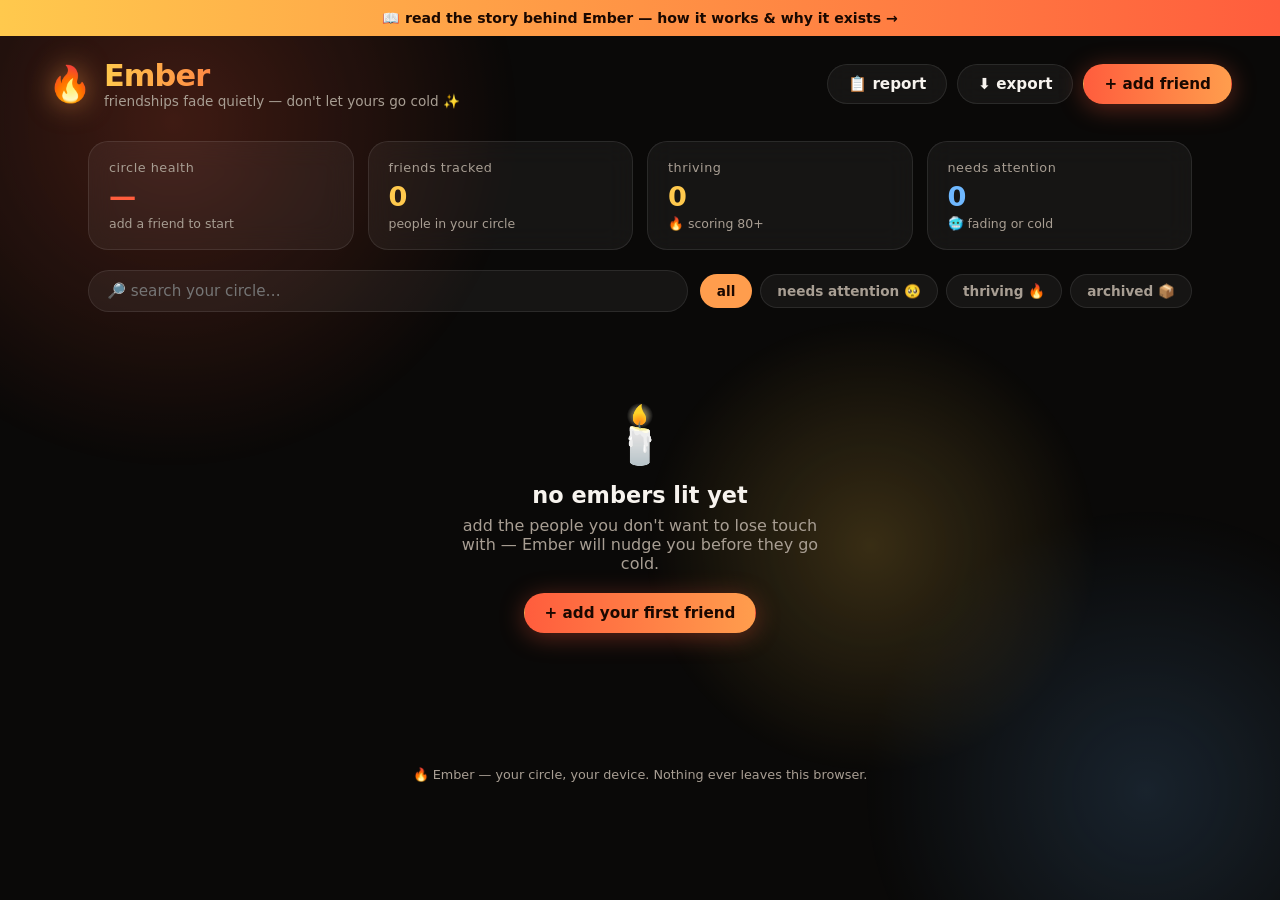
<file: index.html>
<!DOCTYPE html>
<html lang="en">
<head>
  <meta charset="UTF-8" />
  <meta name="viewport" content="width=device-width, initial-scale=1.0" />
  <meta http-equiv="Content-Security-Policy" content="default-src 'self'; style-src 'self' 'unsafe-inline'; script-src 'self'; img-src 'self' data:; font-src 'self';" />
  <title>Ember 🔥 — keep your friendships warm</title>
  <link rel="stylesheet" href="style.css" />
</head>
<body>
  <div class="bg-blobs" aria-hidden="true">
    <div class="blob blob-1"></div>
    <div class="blob blob-2"></div>
    <div class="blob blob-3"></div>
  </div>

  <a href="story.html" class="story-banner">📖 read the story behind Ember — how it works &amp; why it exists <span>→</span></a>

  <header class="topbar">
    <div class="logo">
      <span class="logo-flame">🔥</span>
      <div>
        <h1>Ember</h1>
        <p class="tagline">friendships fade quietly — don't let yours go cold ✨</p>
      </div>
    </div>
    <div class="topbar-actions">
      <button id="btn-report" class="btn ghost" title="Copy a check-in list to share with yourself">📋 report</button>
      <button id="btn-export" class="btn ghost" title="Download CSV / backup">⬇️ export</button>
      <button id="btn-add" class="btn primary">+ add friend</button>
    </div>
  </header>

  <main>
    <!-- circle health + stats -->
    <section class="stats" id="stats"></section>

    <!-- nudge alert strip -->
    <section id="alert-strip" class="alert-strip hidden"></section>

    <!-- controls -->
    <section class="controls">
      <input type="search" id="search" placeholder="🔎 search your circle…" autocomplete="off" />
      <div class="filters" id="filters">
        <button class="chip active" data-filter="all">all</button>
        <button class="chip" data-filter="attention">needs attention 🥺</button>
        <button class="chip" data-filter="thriving">thriving 🔥</button>
        <button class="chip" data-filter="archived">archived 📦</button>
      </div>
    </section>

    <!-- friend grid -->
    <section id="friend-grid" class="friend-grid"></section>

    <!-- empty state -->
    <section id="empty-state" class="empty-state hidden">
      <div class="empty-emoji">🕯️</div>
      <h2>no embers lit yet</h2>
      <p>add the people you don't want to lose touch with — Ember will nudge you before they go cold.</p>
      <button class="btn primary" id="btn-empty-add">+ add your first friend</button>
    </section>
  </main>

  <!-- add/edit friend modal -->
  <dialog id="modal">
    <form id="friend-form" method="dialog" novalidate>
      <div class="modal-head">
        <h2 id="modal-title">add a friend</h2>
        <button type="button" class="btn-close" id="btn-close-modal" aria-label="Close">✕</button>
      </div>

      <div class="form-grid">
        <label class="span2">
          <span>name</span>
          <div class="name-row">
            <input type="text" id="f-emoji" maxlength="4" placeholder="🙂" aria-label="Emoji avatar" />
            <input type="text" id="f-name" required maxlength="60" placeholder="e.g. Priya" />
          </div>
        </label>

        <label>
          <span>how close are you?</span>
          <select id="f-relationship">
            <option value="bestie">💛 bestie — stay in daily-ish touch</option>
            <option value="close" selected>🧡 close friend — every ~2 weeks</option>
            <option value="friend">🩵 friend — monthly check-in</option>
            <option value="family">💜 like family — every 3 weeks</option>
            <option value="acquaintance">🤍 acquaintance — every couple months</option>
            <option value="custom">⚙️ custom cadence</option>
          </select>
        </label>

        <label id="wrap-custom-days" class="hidden">
          <span>check in every how many days?</span>
          <input type="number" id="f-custom-days" min="1" max="365" placeholder="21" />
        </label>

        <label>
          <span>last time you two connected</span>
          <input type="date" id="f-lastcontact" required />
        </label>

        <label class="span2">
          <span>notes (their vibe, what they're into, inside jokes…)</span>
          <input type="text" id="f-notes" maxlength="200" placeholder="e.g. just started a new job, loves hearing about the dog" />
        </label>
      </div>

      <div class="modal-actions">
        <button type="button" id="btn-archive" class="btn ghost hidden">📦 archive</button>
        <button type="button" id="btn-delete" class="btn danger hidden">🗑 delete</button>
        <span class="spacer"></span>
        <button type="submit" class="btn primary" id="btn-save">save 💾</button>
      </div>
    </form>
  </dialog>

  <!-- log check-in modal -->
  <dialog id="log-modal">
    <div class="modal-head">
      <h2 id="log-modal-title">log a check-in</h2>
      <button type="button" class="btn-close" id="btn-close-log" aria-label="Close">✕</button>
    </div>
    <form id="log-form" method="dialog" novalidate>
      <div class="type-row" id="log-type-row">
        <button type="button" class="type-chip active" data-type="text">💬 text</button>
        <button type="button" class="type-chip" data-type="call">📞 call</button>
        <button type="button" class="type-chip" data-type="hangout">☕ hangout</button>
        <button type="button" class="type-chip" data-type="event">🎉 event</button>
        <button type="button" class="type-chip" data-type="birthday">🎂 birthday</button>
        <button type="button" class="type-chip" data-type="other">✨ other</button>
      </div>
      <label>
        <span>when</span>
        <input type="date" id="log-date" required />
      </label>
      <label>
        <span>note (optional)</span>
        <input type="text" id="log-note" maxlength="140" placeholder="e.g. caught up over the new job" />
      </label>
      <div class="modal-actions">
        <span class="spacer"></span>
        <button type="submit" class="btn primary">log it 🔥</button>
      </div>
    </form>
  </dialog>

  <!-- export modal -->
  <dialog id="export-modal">
    <div class="modal-head">
      <h2>export / backup</h2>
      <button type="button" class="btn-close" id="btn-close-export" aria-label="Close">✕</button>
    </div>
    <div class="export-options">
      <button class="btn ghost big" id="btn-csv">📊 download CSV<small>friends, scores, last contact — open in Sheets</small></button>
      <button class="btn ghost big" id="btn-json">🗄 download backup (JSON)<small>full backup, including check-in history</small></button>
      <button class="btn ghost big" id="btn-import">📥 import backup<small>restore from a JSON backup file</small></button>
      <input type="file" id="file-import" accept="application/json,.json" class="hidden" />
    </div>
  </dialog>

  <div id="toast" class="toast" role="status" aria-live="polite"></div>

  <footer>
    <p>🔥 Ember — your circle, your device. Nothing ever leaves this browser. <span id="friend-count"></span></p>
  </footer>

  <script src="app.js"></script>
</body>
</html>
</file>
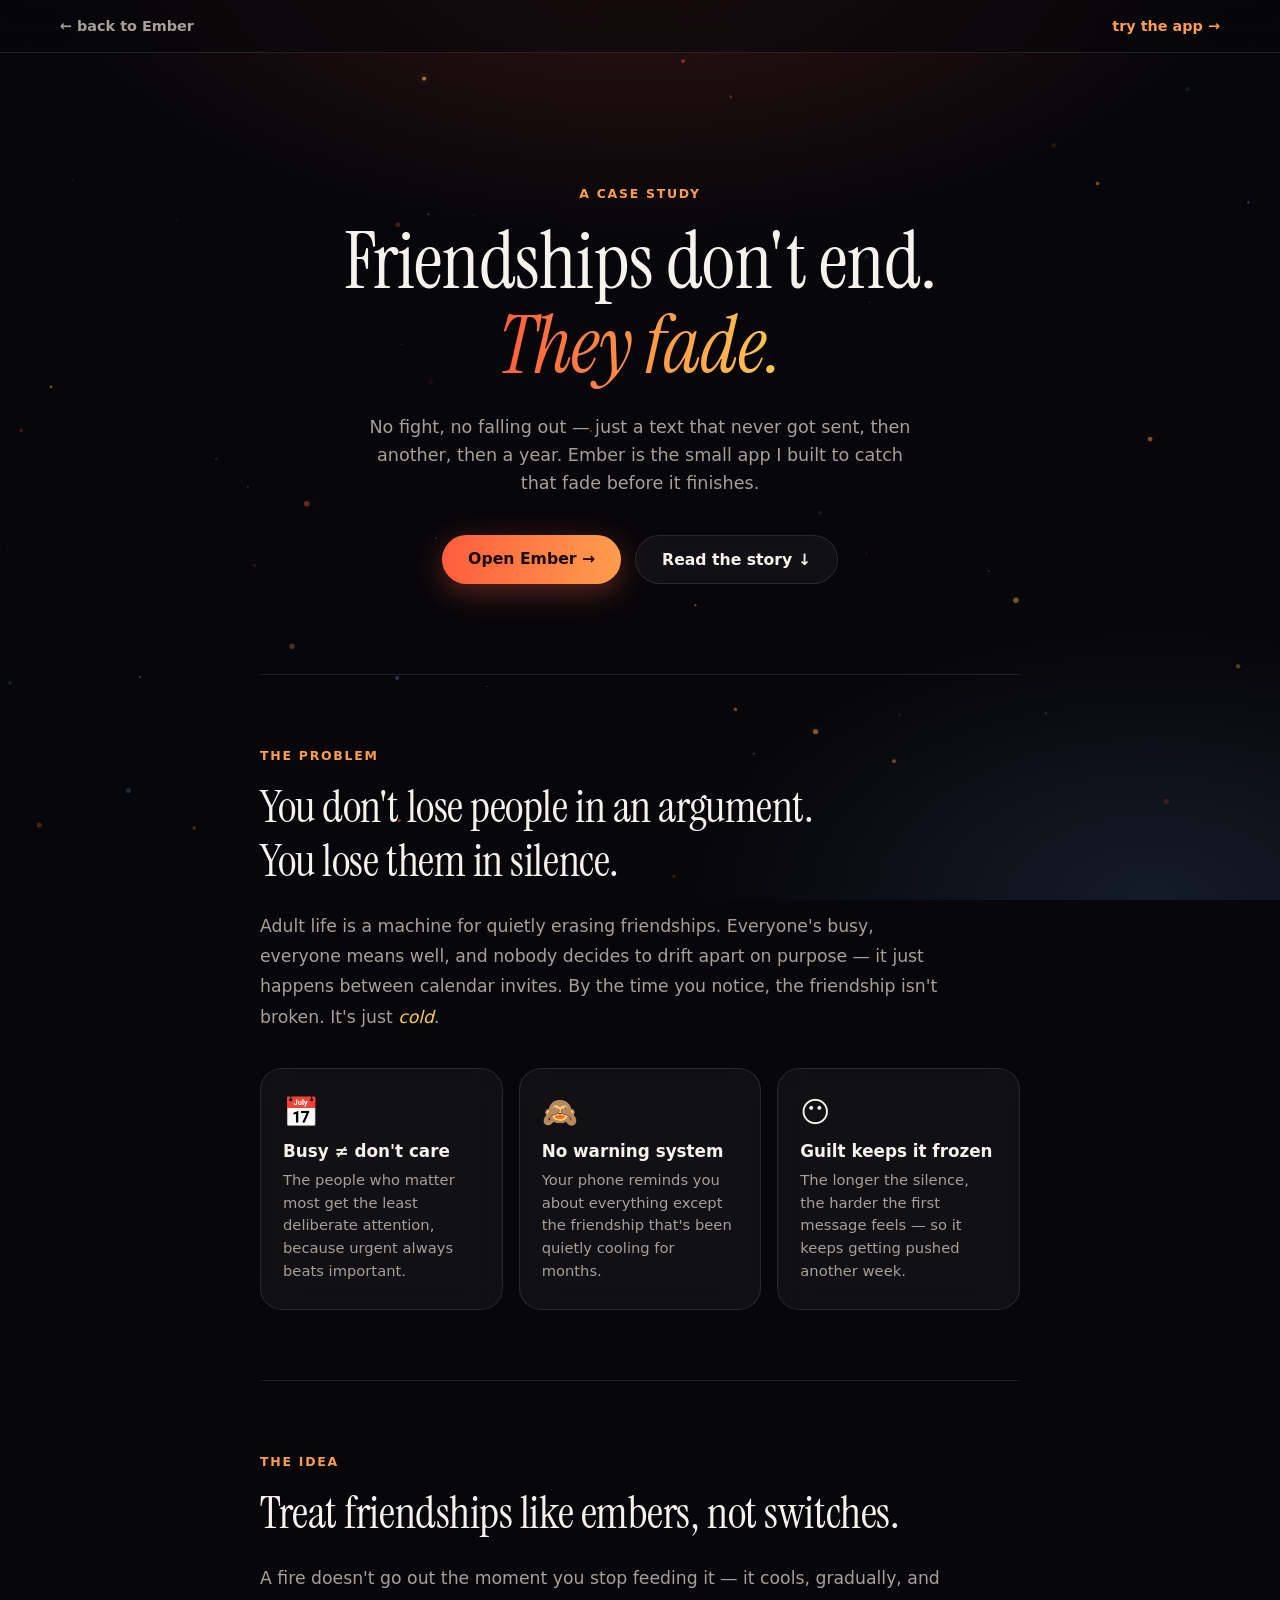
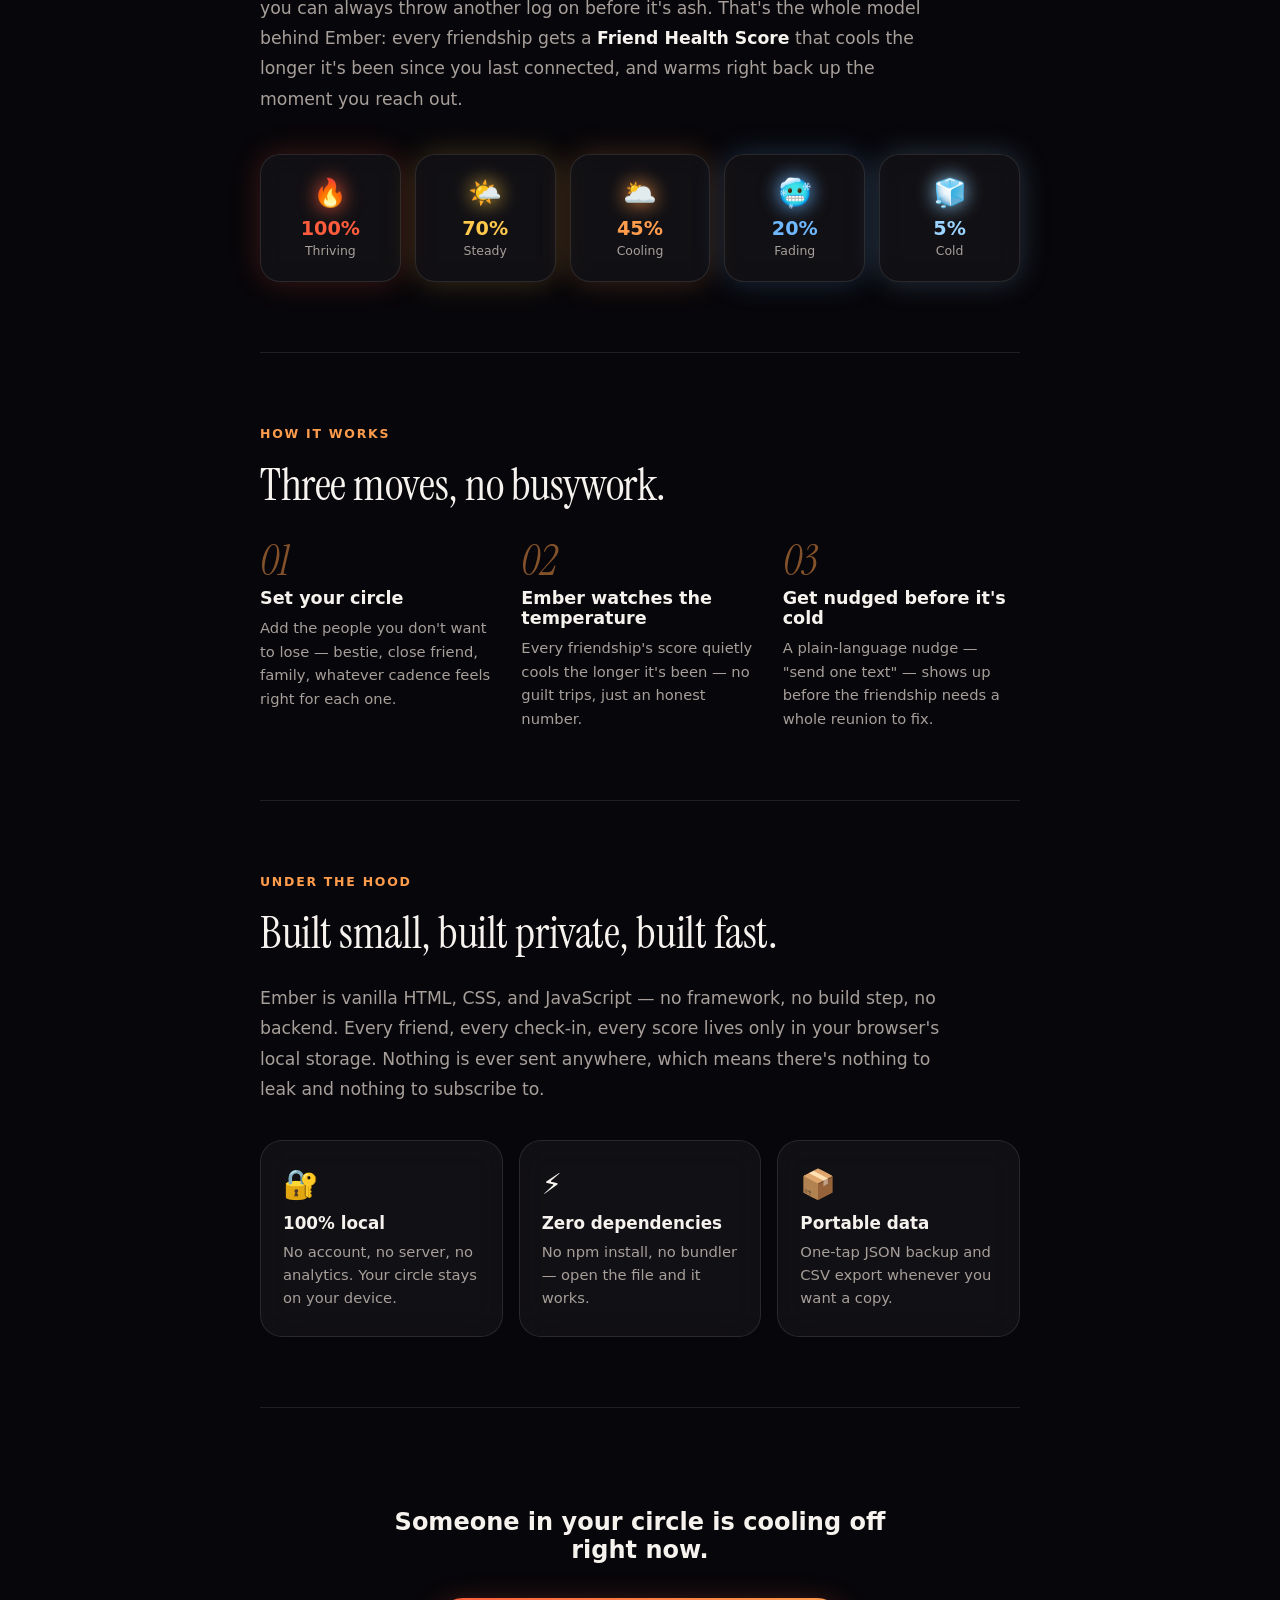
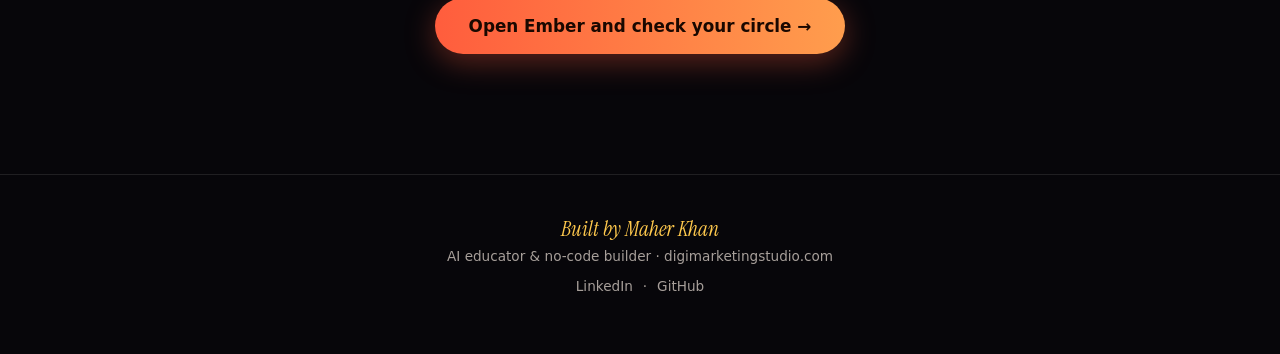
<file: story.html>
<!DOCTYPE html>
<html lang="en">
<head>
  <meta charset="UTF-8" />
  <meta name="viewport" content="width=device-width, initial-scale=1.0" />
  <meta http-equiv="Content-Security-Policy" content="default-src 'self'; style-src 'self' 'unsafe-inline'; script-src 'self'; img-src 'self' data:; font-src 'self';" />
  <title>The Story Behind Ember 🔥</title>
  <link rel="stylesheet" href="story.css" />
</head>
<body>
  <canvas id="ember-canvas"></canvas>

  <nav class="story-nav">
    <a href="index.html" class="back-link">← back to Ember</a>
    <a href="index.html" class="try-link">try the app →</a>
  </nav>

  <main>
    <section class="hero reveal">
      <p class="eyebrow">a case study</p>
      <h1>Friendships don't end.<br /><em>They fade.</em></h1>
      <p class="hero-sub">
        No fight, no falling out — just a text that never got sent, then another, then a year.
        Ember is the small app I built to catch that fade before it finishes.
      </p>
      <div class="hero-actions">
        <a href="index.html" class="btn-hero primary">Open Ember →</a>
        <a href="#problem" class="btn-hero ghost">Read the story ↓</a>
      </div>
    </section>

    <section id="problem" class="section reveal">
      <p class="eyebrow">the problem</p>
      <h2>You don't lose people in an argument.<br />You lose them in silence.</h2>
      <p class="lede">
        Adult life is a machine for quietly erasing friendships. Everyone's busy, everyone means well, and nobody
        decides to drift apart on purpose — it just happens between calendar invites. By the time you notice, the
        friendship isn't broken. It's just <em>cold</em>.
      </p>
      <div class="glass-row">
        <div class="glass-card">
          <span class="glass-emoji">📅</span>
          <h3>Busy ≠ don't care</h3>
          <p>The people who matter most get the least deliberate attention, because urgent always beats important.</p>
        </div>
        <div class="glass-card">
          <span class="glass-emoji">🙈</span>
          <h3>No warning system</h3>
          <p>Your phone reminds you about everything except the friendship that's been quietly cooling for months.</p>
        </div>
        <div class="glass-card">
          <span class="glass-emoji">😶</span>
          <h3>Guilt keeps it frozen</h3>
          <p>The longer the silence, the harder the first message feels — so it keeps getting pushed another week.</p>
        </div>
      </div>
    </section>

    <section id="idea" class="section reveal">
      <p class="eyebrow">the idea</p>
      <h2>Treat friendships like embers, not switches.</h2>
      <p class="lede">
        A fire doesn't go out the moment you stop feeding it — it cools, gradually, and you can always throw another
        log on before it's ash. That's the whole model behind Ember: every friendship gets a
        <strong>Friend Health Score</strong> that cools the longer it's been since you last connected, and warms
        right back up the moment you reach out.
      </p>
      <div class="ember-scale">
        <div class="scale-item" style="--c: var(--hot)"><span>🔥</span><b>100%</b><small>Thriving</small></div>
        <div class="scale-item" style="--c: var(--gold)"><span>🌤️</span><b>70%</b><small>Steady</small></div>
        <div class="scale-item" style="--c: var(--amber)"><span>🌥️</span><b>45%</b><small>Cooling</small></div>
        <div class="scale-item" style="--c: var(--cold)"><span>🥶</span><b>20%</b><small>Fading</small></div>
        <div class="scale-item" style="--c: var(--ice)"><span>🧊</span><b>5%</b><small>Cold</small></div>
      </div>
    </section>

    <section id="how" class="section reveal">
      <p class="eyebrow">how it works</p>
      <h2>Three moves, no busywork.</h2>
      <div class="steps">
        <div class="step">
          <div class="step-num">01</div>
          <h3>Set your circle</h3>
          <p>Add the people you don't want to lose — bestie, close friend, family, whatever cadence feels right for each one.</p>
        </div>
        <div class="step">
          <div class="step-num">02</div>
          <h3>Ember watches the temperature</h3>
          <p>Every friendship's score quietly cools the longer it's been — no guilt trips, just an honest number.</p>
        </div>
        <div class="step">
          <div class="step-num">03</div>
          <h3>Get nudged before it's cold</h3>
          <p>A plain-language nudge — "send one text" — shows up before the friendship needs a whole reunion to fix.</p>
        </div>
      </div>
    </section>

    <section id="build" class="section reveal">
      <p class="eyebrow">under the hood</p>
      <h2>Built small, built private, built fast.</h2>
      <p class="lede">
        Ember is vanilla HTML, CSS, and JavaScript — no framework, no build step, no backend. Every friend, every
        check-in, every score lives only in your browser's local storage. Nothing is ever sent anywhere, which means
        there's nothing to leak and nothing to subscribe to.
      </p>
      <div class="glass-row">
        <div class="glass-card">
          <span class="glass-emoji">🔐</span>
          <h3>100% local</h3>
          <p>No account, no server, no analytics. Your circle stays on your device.</p>
        </div>
        <div class="glass-card">
          <span class="glass-emoji">⚡</span>
          <h3>Zero dependencies</h3>
          <p>No npm install, no bundler — open the file and it works.</p>
        </div>
        <div class="glass-card">
          <span class="glass-emoji">📦</span>
          <h3>Portable data</h3>
          <p>One-tap JSON backup and CSV export whenever you want a copy.</p>
        </div>
      </div>
    </section>

    <section class="cta reveal">
      <h2>Someone in your circle is cooling off right now.</h2>
      <a href="index.html" class="btn-hero primary big">Open Ember and check your circle →</a>
    </section>
  </main>

  <footer class="story-footer">
    <p class="footer-name">Built by Maher Khan</p>
    <p class="footer-tag">AI educator &amp; no-code builder · digimarketingstudio.com</p>
    <div class="footer-links">
      <a href="https://linkedin.com/in/mahersocialmediastrategistus" target="_blank" rel="noopener">LinkedIn</a>
      <span>·</span>
      <a href="https://github.com/maherkhan-builds" target="_blank" rel="noopener">GitHub</a>
    </div>
  </footer>

  <script src="story.js"></script>
</body>
</html>
</file>
<file: style.css>
/* ============ Ember 🔥 ============ */
:root {
  --bg: #0a0908;
  --card: rgba(255, 255, 255, 0.05);
  --card-border: rgba(255, 255, 255, 0.09);
  --text: #f7f3ee;
  --text-dim: #a89e93;
  --amber: #ff9d4d;
  --hot: #ff5d3d;
  --pink: #ff6b9d;
  --gold: #ffc94d;
  --cold: #6fb8ff;
  --ice: #9ad4ff;
  --radius: 20px;
  --font: "Segoe UI Variable Display", "Segoe UI", system-ui, -apple-system, sans-serif;
}

* { box-sizing: border-box; margin: 0; padding: 0; }

html { color-scheme: dark; }

body {
  font-family: var(--font);
  background: var(--bg);
  color: var(--text);
  min-height: 100vh;
  overflow-x: hidden;
}

/* ---- background blobs ---- */
.bg-blobs { position: fixed; inset: 0; z-index: -1; opacity: 0.55; }
.blob { position: absolute; border-radius: 50%; }
.blob-1 { width: 55vw; height: 55vw; background: radial-gradient(circle, rgba(255, 93, 61, 0.4), transparent 70%); top: -18vw; left: -14vw; }
.blob-2 { width: 45vw; height: 45vw; background: radial-gradient(circle, rgba(111, 184, 255, 0.28), transparent 70%); bottom: -14vw; right: -12vw; }
.blob-3 { width: 36vw; height: 36vw; background: radial-gradient(circle, rgba(255, 201, 77, 0.35), transparent 70%); top: 35%; left: 50%; }

/* ---- story banner ---- */
.story-banner {
  display: block; text-align: center; text-decoration: none;
  color: #1a0800; font-weight: 700; font-size: 0.88rem;
  padding: 10px 16px;
  background: linear-gradient(90deg, var(--gold), var(--hot), var(--pink));
  background-size: 200% 100%;
  animation: banner-shimmer 6s ease infinite;
}
.story-banner span { display: inline-block; transition: transform 0.15s ease; }
.story-banner:hover span { transform: translateX(4px); }
@keyframes banner-shimmer {
  0%, 100% { background-position: 0% 50%; }
  50% { background-position: 100% 50%; }
}

/* ---- topbar ---- */
.topbar {
  display: flex; align-items: center; justify-content: space-between; gap: 12px;
  padding: 22px clamp(16px, 4vw, 48px);
  flex-wrap: wrap;
}
.logo { display: flex; align-items: center; gap: 12px; }
.logo-flame { font-size: 2.2rem; filter: drop-shadow(0 0 14px rgba(255, 157, 77, 0.6)); animation: flicker 3s ease-in-out infinite; }
@keyframes flicker {
  0%, 100% { transform: scale(1) rotate(0deg); }
  25% { transform: scale(1.05) rotate(-2deg); }
  50% { transform: scale(0.98) rotate(1deg); }
  75% { transform: scale(1.03) rotate(-1deg); }
}
.logo h1 {
  font-size: 1.9rem; font-weight: 800; letter-spacing: -0.03em;
  background: linear-gradient(90deg, var(--gold), var(--hot), var(--pink));
  -webkit-background-clip: text; background-clip: text; color: transparent;
}
.tagline { color: var(--text-dim); font-size: 0.85rem; }
.topbar-actions { display: flex; gap: 10px; flex-wrap: wrap; }

main { padding: 0 clamp(16px, 4vw, 48px) 40px; max-width: 1200px; margin: 0 auto; }

/* ---- buttons ---- */
.btn {
  font-family: inherit; font-size: 0.95rem; font-weight: 700;
  border: 1px solid var(--card-border); border-radius: 999px;
  padding: 10px 20px; cursor: pointer; color: var(--text);
  background: var(--card); backdrop-filter: blur(10px);
  transition: transform 0.15s ease, box-shadow 0.15s ease, background 0.15s ease;
}
.btn:hover { transform: translateY(-2px); background: rgba(255, 255, 255, 0.1); }
.btn:active { transform: translateY(0) scale(0.97); }
.btn.primary {
  background: linear-gradient(90deg, var(--hot), var(--amber)); color: #1a0800; border-color: transparent;
  box-shadow: 0 4px 24px rgba(255, 93, 61, 0.35);
}
.btn.primary:hover { filter: brightness(1.08); }
.btn.danger { background: rgba(255, 93, 61, 0.15); color: var(--hot); border-color: rgba(255, 93, 61, 0.3); }
.btn.ghost small { display: block; font-weight: 400; color: var(--text-dim); font-size: 0.75rem; margin-top: 3px; }
.btn.big { width: 100%; text-align: left; border-radius: var(--radius); padding: 16px 20px; font-size: 1.05rem; }

/* ---- stats ---- */
.stats {
  display: grid; grid-template-columns: repeat(auto-fit, minmax(200px, 1fr));
  gap: 14px; margin: 10px 0 20px;
}
.stat-card {
  background: var(--card); border: 1px solid var(--card-border);
  border-radius: var(--radius); padding: 18px 20px;
  backdrop-filter: blur(14px);
  animation: pop-in 0.4s ease both;
}
.stat-card .stat-label { color: var(--text-dim); font-size: 0.8rem; text-transform: lowercase; letter-spacing: 0.04em; }
.stat-card .stat-value { font-size: 1.7rem; font-weight: 800; margin-top: 6px; letter-spacing: -0.02em; }
.stat-card .stat-sub { color: var(--text-dim); font-size: 0.78rem; margin-top: 4px; }
.stat-card.glow-hot .stat-value { color: var(--hot); }
.stat-card.glow-gold .stat-value { color: var(--gold); }
.stat-card.glow-cold .stat-value { color: var(--cold); }
.stat-card.glow-pink .stat-value { color: var(--pink); }

@keyframes pop-in { from { opacity: 0; transform: translateY(8px) scale(0.97); } to { opacity: 1; transform: none; } }

/* ---- alert strip ---- */
.alert-strip {
  background: linear-gradient(90deg, rgba(111, 184, 255, 0.14), rgba(255, 107, 157, 0.14));
  border: 1px solid rgba(111, 184, 255, 0.35);
  border-radius: var(--radius); padding: 14px 18px; margin-bottom: 20px;
  font-size: 0.95rem; line-height: 1.6;
}
.alert-strip strong { color: var(--ice); }

/* ---- controls ---- */
.controls { display: flex; gap: 12px; align-items: center; flex-wrap: wrap; margin-bottom: 20px; }
#search {
  flex: 1; min-width: 200px;
  background: var(--card); border: 1px solid var(--card-border);
  border-radius: 999px; padding: 11px 18px; color: var(--text);
  font-family: inherit; font-size: 0.95rem; outline: none;
}
#search:focus { border-color: var(--amber); box-shadow: 0 0 0 3px rgba(255, 157, 77, 0.2); }
.filters { display: flex; gap: 8px; flex-wrap: wrap; }
.chip {
  font-family: inherit; font-size: 0.85rem; font-weight: 600;
  background: var(--card); color: var(--text-dim);
  border: 1px solid var(--card-border); border-radius: 999px;
  padding: 8px 16px; cursor: pointer; transition: all 0.15s ease;
}
.chip:hover { color: var(--text); }
.chip.active { background: var(--amber); color: #1a0800; border-color: transparent; }

/* ---- friend grid ---- */
.friend-grid {
  display: grid; grid-template-columns: repeat(auto-fill, minmax(270px, 1fr));
  gap: 16px;
}
.friend-card {
  position: relative;
  background: var(--card); border: 1px solid var(--score-border, var(--card-border));
  border-radius: var(--radius); padding: 18px;
  backdrop-filter: blur(14px);
  animation: pop-in 0.35s ease both;
  box-shadow: var(--score-glow, none);
  transition: transform 0.15s ease;
}
.friend-card:hover { transform: translateY(-3px); }
.friend-card.archived { opacity: 0.5; }

.fc-head { display: flex; align-items: flex-start; gap: 12px; }
.fc-avatar {
  width: 46px; height: 46px; border-radius: 50%;
  display: flex; align-items: center; justify-content: center;
  font-size: 1.4rem; flex-shrink: 0;
  background: var(--score-bg, rgba(255,255,255,0.06));
  border: 1px solid var(--score-border, var(--card-border));
}
.fc-name-wrap { flex: 1; min-width: 0; }
.fc-name { font-weight: 700; font-size: 1.05rem; }
.fc-relationship { color: var(--text-dim); font-size: 0.78rem; margin-top: 2px; }
.fc-band { font-size: 0.78rem; font-weight: 700; white-space: nowrap; }

.fc-meter { margin: 14px 0 10px; }
.fc-meter-track { height: 8px; border-radius: 999px; background: rgba(255,255,255,0.08); overflow: hidden; }
.fc-meter-fill { height: 100%; border-radius: 999px; background: var(--score-color, var(--amber)); transition: width 0.4s ease; }
.fc-meter-labels { display: flex; justify-content: space-between; margin-top: 6px; font-size: 0.75rem; color: var(--text-dim); }
.fc-score { font-weight: 800; color: var(--score-color, var(--amber)); }

.fc-nudge { font-size: 0.82rem; color: var(--text-dim); line-height: 1.4; margin-bottom: 12px; min-height: 2.4em; }
.fc-nudge strong { color: var(--text); }

.fc-actions { display: flex; gap: 8px; flex-wrap: wrap; }
.fc-actions .btn { padding: 7px 14px; font-size: 0.82rem; }

/* ---- empty state ---- */
.empty-state { text-align: center; padding: 70px 20px; }
.empty-emoji { font-size: 3.5rem; margin-bottom: 14px; }
.empty-state h2 { font-size: 1.4rem; margin-bottom: 8px; }
.empty-state p { color: var(--text-dim); max-width: 380px; margin: 0 auto 20px; }
.hidden { display: none !important; }

/* ---- modals ---- */
dialog {
  border: none; border-radius: 24px; padding: 0;
  background: #14110f; color: var(--text);
  width: min(560px, 92vw); max-height: 88vh; overflow-y: auto;
  box-shadow: 0 20px 60px rgba(0,0,0,0.5);
}
dialog::backdrop { background: rgba(5, 3, 2, 0.7); backdrop-filter: blur(4px); }
.modal-head { display: flex; align-items: center; justify-content: space-between; padding: 20px 24px; border-bottom: 1px solid var(--card-border); }
.modal-head h2 { font-size: 1.2rem; }
.btn-close { background: none; border: none; color: var(--text-dim); font-size: 1.1rem; cursor: pointer; padding: 4px 8px; border-radius: 8px; }
.btn-close:hover { background: rgba(255,255,255,0.08); color: var(--text); }

.form-grid, #log-form { display: grid; grid-template-columns: 1fr 1fr; gap: 14px; padding: 20px 24px; }
#log-form { grid-template-columns: 1fr; }
.form-grid label, #log-form label { display: flex; flex-direction: column; gap: 6px; font-size: 0.82rem; color: var(--text-dim); }
.form-grid label.span2 { grid-column: 1 / -1; }
.form-grid input, .form-grid select, #log-form input {
  font-family: inherit; font-size: 0.95rem; color: var(--text);
  background: rgba(255,255,255,0.05); border: 1px solid var(--card-border);
  border-radius: 12px; padding: 10px 12px; outline: none;
}
.form-grid input:focus, .form-grid select:focus, #log-form input:focus { border-color: var(--amber); }
.name-row { display: flex; gap: 8px; }
.name-row input:first-child { width: 60px; text-align: center; flex-shrink: 0; }
.name-row input:last-child { flex: 1; }

.type-row { display: flex; flex-wrap: wrap; gap: 8px; padding: 20px 24px 0; }
.type-chip {
  font-family: inherit; font-size: 0.85rem; font-weight: 600;
  background: rgba(255,255,255,0.05); color: var(--text-dim);
  border: 1px solid var(--card-border); border-radius: 999px;
  padding: 8px 14px; cursor: pointer; transition: all 0.15s ease;
}
.type-chip.active { background: var(--amber); color: #1a0800; border-color: transparent; }

.modal-actions { display: flex; align-items: center; gap: 10px; padding: 16px 24px 22px; }
.spacer { flex: 1; }

.export-options { padding: 20px 24px 24px; display: flex; flex-direction: column; gap: 10px; }

/* ---- toast ---- */
.toast {
  position: fixed; bottom: 24px; left: 50%; transform: translateX(-50%) translateY(20px);
  background: #1c1815; border: 1px solid var(--card-border); color: var(--text);
  padding: 12px 20px; border-radius: 999px; font-size: 0.9rem; font-weight: 600;
  opacity: 0; pointer-events: none; transition: all 0.25s ease;
  box-shadow: 0 10px 30px rgba(0,0,0,0.4); z-index: 100;
}
.toast.show { opacity: 1; transform: translateX(-50%) translateY(0); }

footer { text-align: center; padding: 24px; color: var(--text-dim); font-size: 0.8rem; }

@media (max-width: 520px) {
  .form-grid, #log-form { grid-template-columns: 1fr; }
  .form-grid label.span2 { grid-column: auto; }
}
</file>
<file: story.css>
/* ============ Ember — Story Page ============ */
@font-face {
  font-family: "Instrument Serif";
  src: url("fonts/InstrumentSerif-Regular.ttf") format("truetype");
  font-weight: 400;
  font-style: normal;
  font-display: swap;
}
@font-face {
  font-family: "Instrument Serif";
  src: url("fonts/InstrumentSerif-Italic.ttf") format("truetype");
  font-weight: 400;
  font-style: italic;
  font-display: swap;
}

:root {
  --bg: #07060a;
  --text: #f6f2ee;
  --text-dim: #a79f9a;
  --hot: #ff5d3d;
  --amber: #ff9d4d;
  --gold: #ffc94d;
  --cold: #6fb8ff;
  --ice: #9ad4ff;
  --glass: rgba(255, 255, 255, 0.045);
  --glass-border: rgba(255, 255, 255, 0.1);
  --serif: "Instrument Serif", Georgia, "Times New Roman", serif;
  --sans: "Segoe UI Variable Display", "Segoe UI", system-ui, -apple-system, sans-serif;
}

* { box-sizing: border-box; margin: 0; padding: 0; }
html { color-scheme: dark; scroll-behavior: smooth; }
body { background: var(--bg); color: var(--text); font-family: var(--sans); overflow-x: hidden; }

#ember-canvas {
  position: fixed; inset: 0; width: 100%; height: 100%; z-index: -1;
  background: radial-gradient(ellipse 80% 60% at 50% -10%, rgba(255, 93, 61, 0.18), transparent 60%),
              radial-gradient(ellipse 60% 50% at 90% 100%, rgba(111, 184, 255, 0.12), transparent 60%),
              var(--bg);
}

/* ---- nav ---- */
.story-nav {
  position: sticky; top: 0; z-index: 10;
  display: flex; justify-content: space-between; align-items: center;
  padding: 18px clamp(20px, 5vw, 60px);
  backdrop-filter: blur(14px);
  background: rgba(7, 6, 10, 0.55);
  border-bottom: 1px solid var(--glass-border);
}
.story-nav a { color: var(--text-dim); text-decoration: none; font-size: 0.9rem; font-weight: 600; transition: color 0.2s ease; }
.story-nav a:hover { color: var(--text); }
.try-link { color: var(--amber) !important; }

main { max-width: 880px; margin: 0 auto; padding: 0 clamp(20px, 6vw, 60px); }

/* ---- reveal animation ---- */
.reveal { opacity: 0; transform: translateY(26px); transition: opacity 0.8s ease, transform 0.8s ease; }
.reveal.in-view { opacity: 1; transform: none; }

/* ---- hero ---- */
.hero { padding: clamp(60px, 14vw, 130px) 0 90px; text-align: center; }
.eyebrow {
  display: inline-block; font-size: 0.78rem; letter-spacing: 0.14em; text-transform: uppercase;
  color: var(--amber); font-weight: 700; margin-bottom: 18px;
}
.hero h1 {
  font-family: var(--serif); font-weight: 400; font-size: clamp(2.6rem, 7vw, 5rem);
  line-height: 1.05; letter-spacing: -0.01em;
}
.hero h1 em {
  font-style: italic;
  background: linear-gradient(90deg, var(--hot), var(--gold));
  -webkit-background-clip: text; background-clip: text; color: transparent;
}
.hero-sub { color: var(--text-dim); font-size: 1.1rem; max-width: 560px; margin: 26px auto 0; line-height: 1.6; }
.hero-actions { display: flex; gap: 14px; justify-content: center; margin-top: 38px; flex-wrap: wrap; }

.btn-hero {
  font-family: var(--sans); font-weight: 700; font-size: 0.98rem; text-decoration: none;
  padding: 14px 26px; border-radius: 999px; display: inline-block; transition: transform 0.2s ease, filter 0.2s ease;
}
.btn-hero.primary { background: linear-gradient(90deg, var(--hot), var(--amber)); color: #1a0800; box-shadow: 0 8px 30px rgba(255, 93, 61, 0.35); }
.btn-hero.primary:hover { transform: translateY(-2px); filter: brightness(1.08); }
.btn-hero.ghost { background: var(--glass); border: 1px solid var(--glass-border); color: var(--text); backdrop-filter: blur(10px); }
.btn-hero.ghost:hover { transform: translateY(-2px); background: rgba(255, 255, 255, 0.08); }
.btn-hero.big { font-size: 1.05rem; padding: 18px 34px; }

/* ---- sections ---- */
.section { padding: 70px 0; border-top: 1px solid var(--glass-border); }
.section h2 {
  font-family: var(--serif); font-weight: 400; font-size: clamp(1.9rem, 4.5vw, 2.8rem);
  line-height: 1.2; margin-bottom: 22px; letter-spacing: -0.01em;
}
.section h2 em { font-style: italic; color: var(--amber); }
.lede { color: var(--text-dim); font-size: 1.08rem; line-height: 1.75; max-width: 680px; }
.lede strong { color: var(--text); }
.lede em { color: var(--gold); font-style: italic; }

/* ---- glass cards ---- */
.glass-row { display: grid; grid-template-columns: repeat(auto-fit, minmax(220px, 1fr)); gap: 16px; margin-top: 36px; }
.glass-card {
  background: var(--glass); border: 1px solid var(--glass-border); border-radius: 22px;
  padding: 26px 22px; backdrop-filter: blur(16px);
  transition: transform 0.25s ease, border-color 0.25s ease;
}
.glass-card:hover { transform: translateY(-4px); border-color: rgba(255, 157, 77, 0.4); }
.glass-emoji { font-size: 1.8rem; display: block; margin-bottom: 12px; }
.glass-card h3 { font-size: 1.05rem; margin-bottom: 8px; }
.glass-card p { color: var(--text-dim); font-size: 0.92rem; line-height: 1.55; }

/* ---- ember scale ---- */
.ember-scale { display: flex; gap: 14px; margin-top: 40px; flex-wrap: wrap; }
.scale-item {
  flex: 1; min-width: 110px; text-align: center; padding: 22px 12px; border-radius: 20px;
  background: var(--glass); border: 1px solid var(--glass-border); backdrop-filter: blur(14px);
  box-shadow: 0 0 30px color-mix(in srgb, var(--c) 22%, transparent);
}
.scale-item span { font-size: 1.7rem; display: block; margin-bottom: 8px; filter: drop-shadow(0 0 10px var(--c)); }
.scale-item b { display: block; font-size: 1.2rem; color: var(--c); }
.scale-item small { color: var(--text-dim); font-size: 0.78rem; }

/* ---- steps ---- */
.steps { display: grid; grid-template-columns: repeat(auto-fit, minmax(220px, 1fr)); gap: 24px; margin-top: 20px; }
.step { position: relative; padding-top: 6px; }
.step-num {
  font-family: var(--serif); font-size: 2.6rem; font-style: italic; color: var(--amber);
  opacity: 0.5; line-height: 1; margin-bottom: 6px;
}
.step h3 { font-size: 1.1rem; margin-bottom: 8px; }
.step p { color: var(--text-dim); font-size: 0.92rem; line-height: 1.6; }

/* ---- cta ---- */
.cta { text-align: center; padding: 100px 0 120px; border-top: 1px solid var(--glass-border); }
.cta h2 { max-width: 560px; margin: 0 auto 34px; }

/* ---- footer ---- */
.story-footer { text-align: center; padding: 40px 20px 60px; border-top: 1px solid var(--glass-border); }
.footer-name { font-family: var(--serif); font-size: 1.3rem; font-style: italic; color: var(--gold); }
.footer-tag { color: var(--text-dim); font-size: 0.85rem; margin-top: 6px; }
.footer-links { margin-top: 14px; display: flex; gap: 10px; justify-content: center; color: var(--text-dim); font-size: 0.85rem; }
.footer-links a { color: var(--text-dim); text-decoration: none; }
.footer-links a:hover { color: var(--amber); }

@media (max-width: 560px) {
  .hero { padding-top: 70px; }
}
</file>
